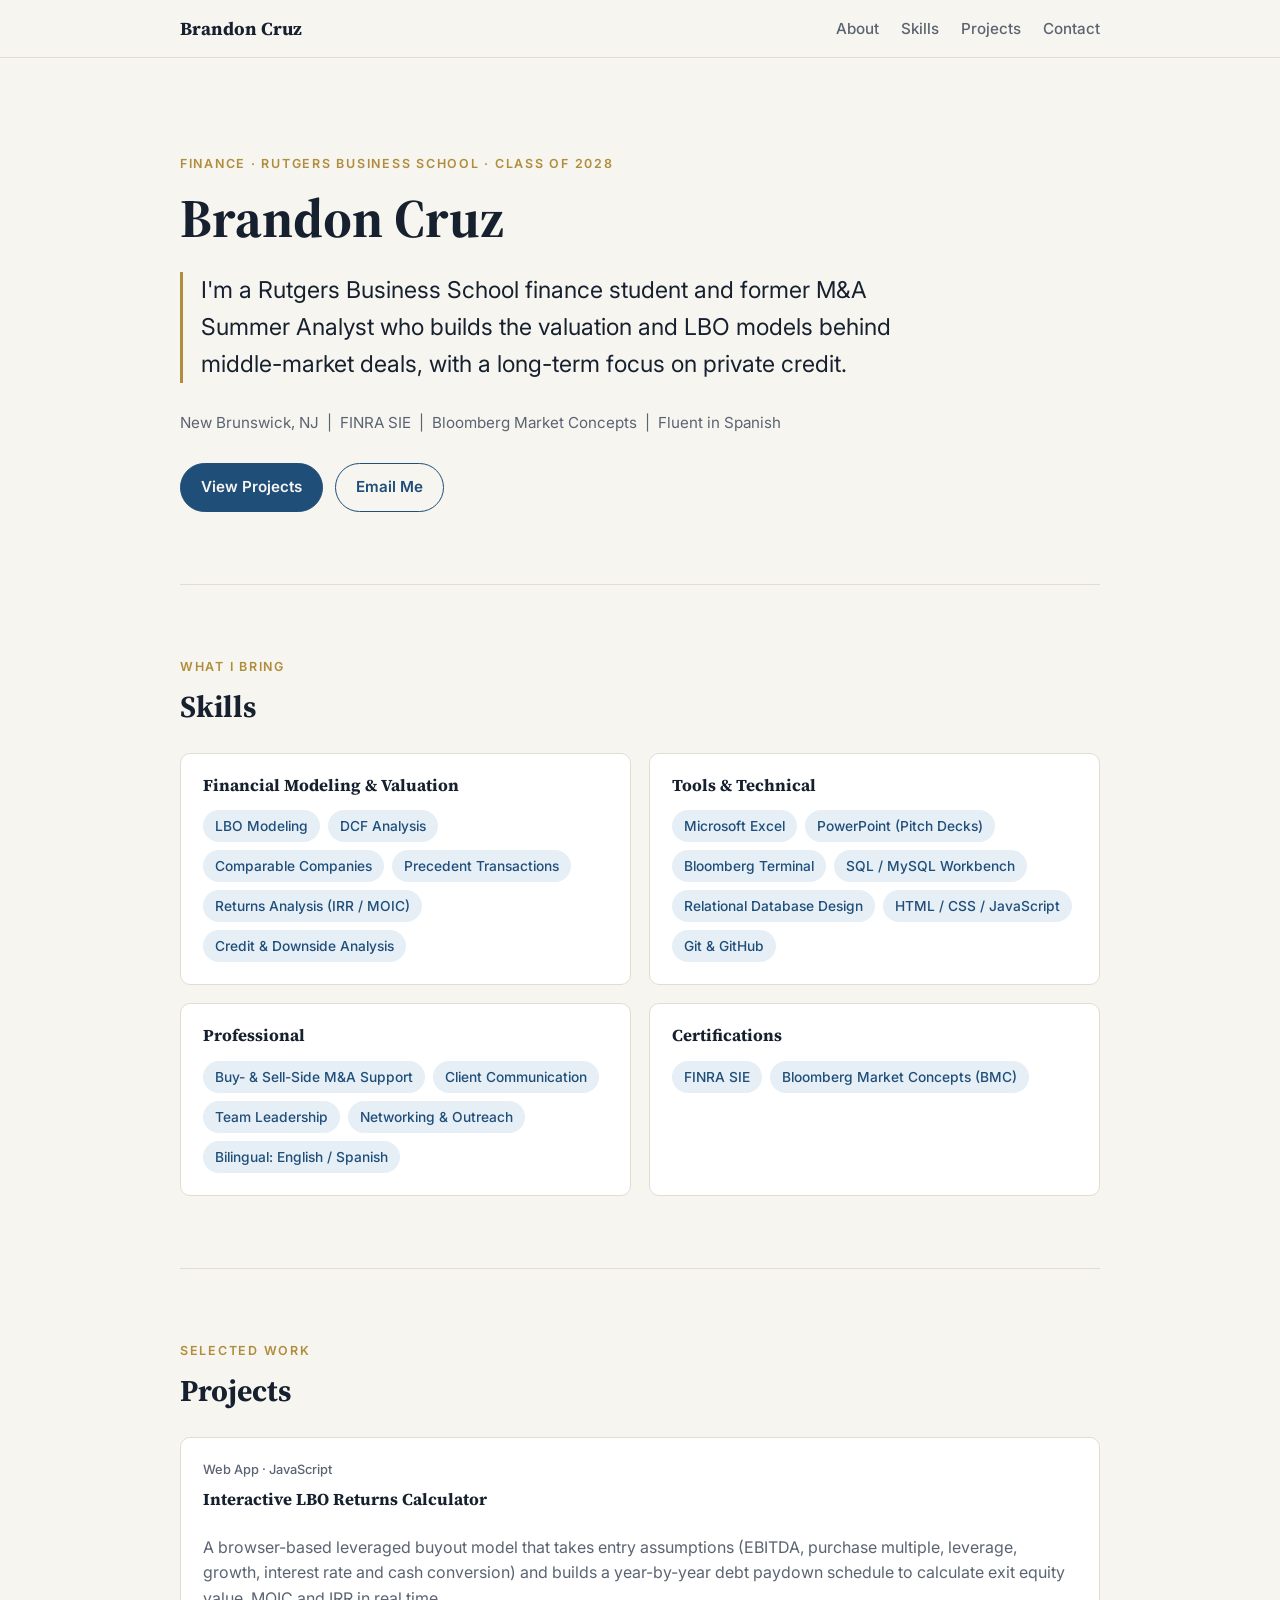
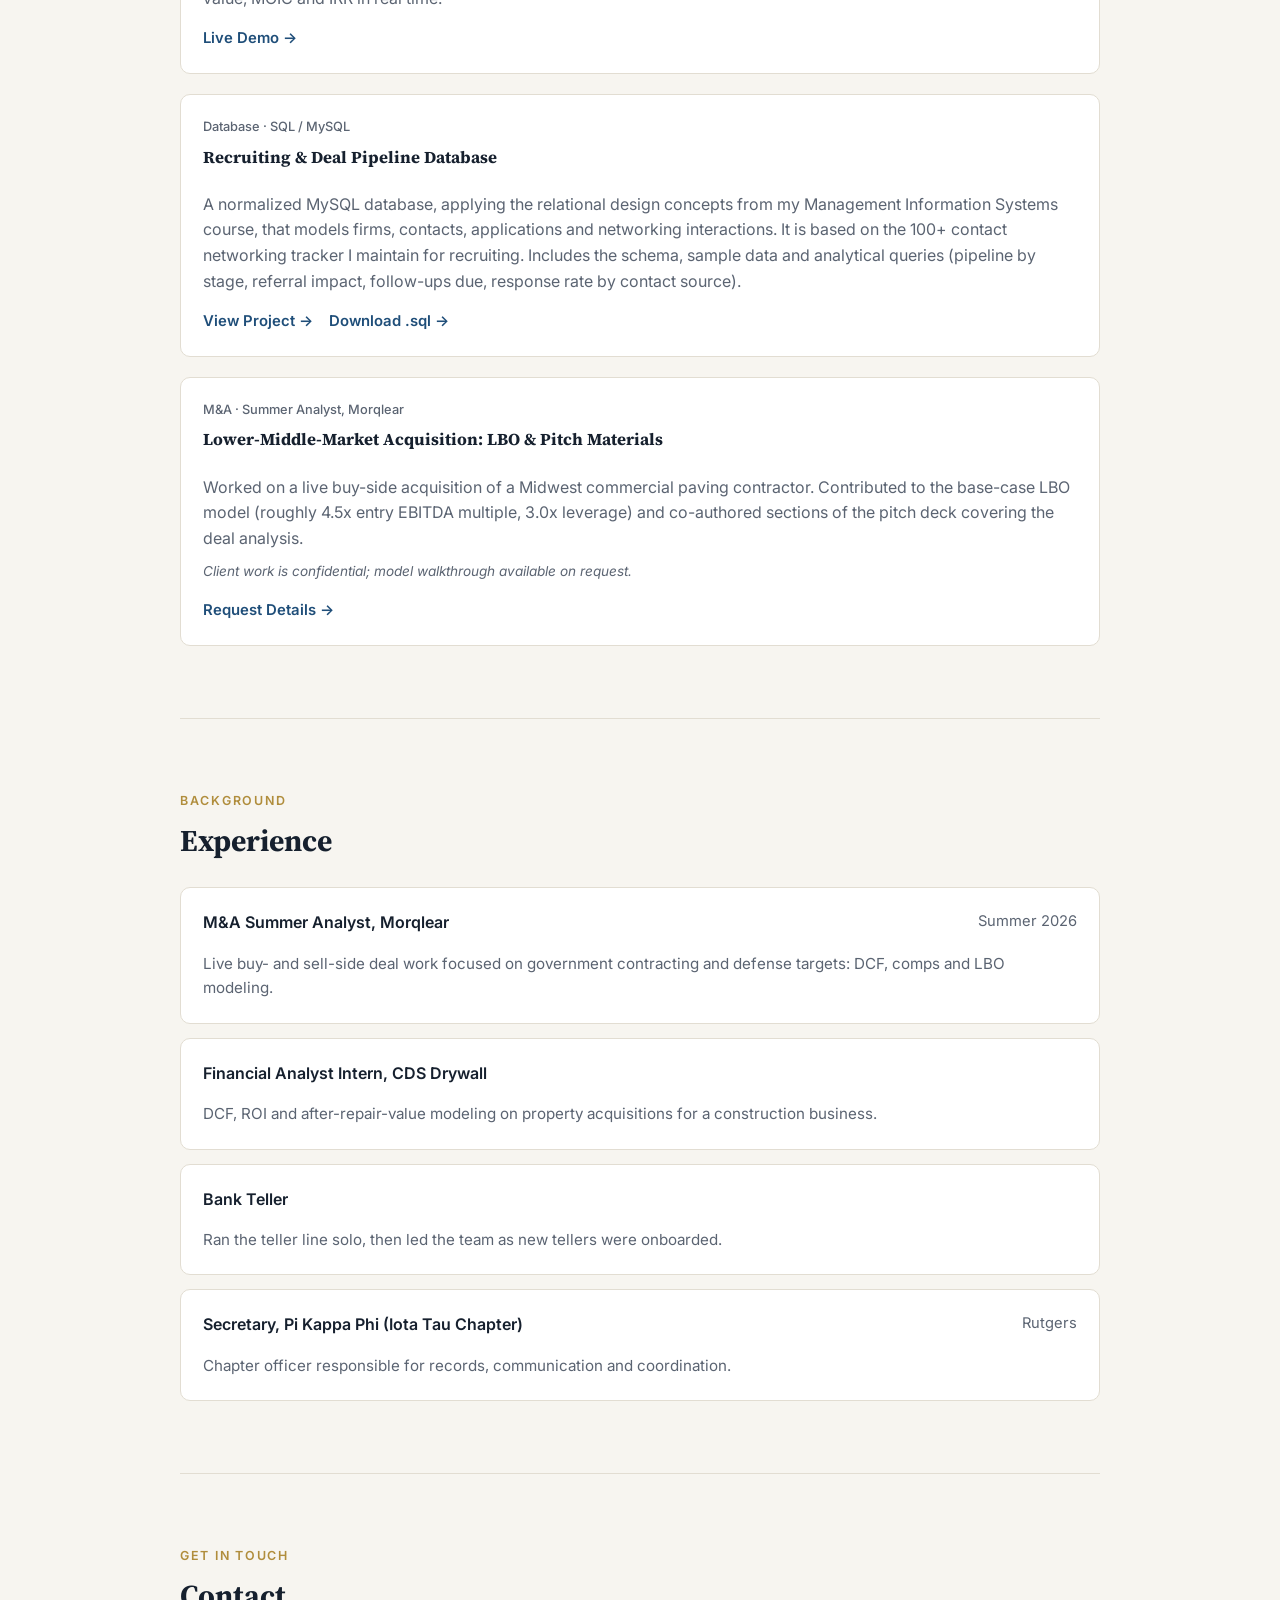
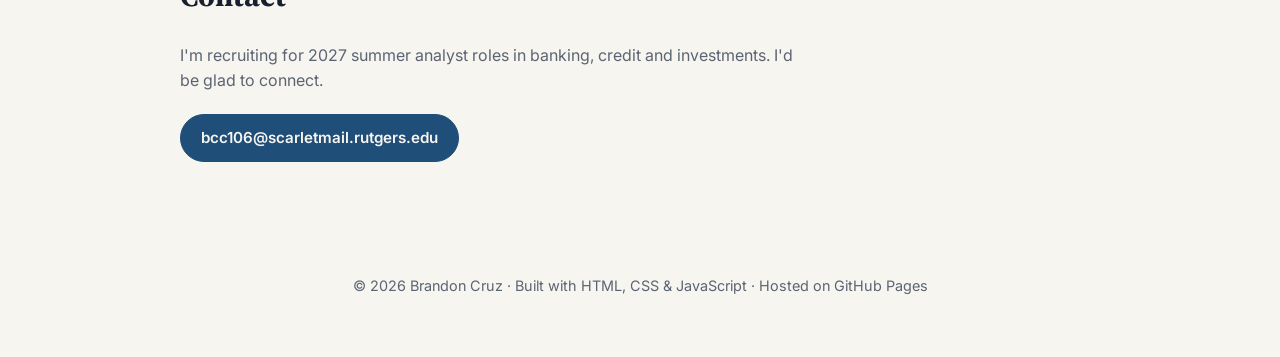
<file: index.html>
<!DOCTYPE html>
<html lang="en">
<head>
  <meta charset="UTF-8">
  <meta name="viewport" content="width=device-width, initial-scale=1.0">
  <title>Brandon Cruz | Finance Portfolio</title>
  <meta name="description" content="Brandon Cruz, Finance student at Rutgers Business School and former M&A Summer Analyst.">
  <link rel="preconnect" href="https://fonts.googleapis.com">
  <link rel="preconnect" href="https://fonts.gstatic.com" crossorigin>
  <link href="https://fonts.googleapis.com/css2?family=Inter:wght@400;500;600&family=Source+Serif+4:wght@600;700&display=swap" rel="stylesheet">
  <link rel="stylesheet" href="style.css">
</head>
<body>

  <nav>
    <div class="nav-inner">
      <a class="brand" href="#top">Brandon Cruz</a>
      <ul class="nav-links">
        <li><a href="#about">About</a></li>
        <li><a href="#skills">Skills</a></li>
        <li><a href="#projects">Projects</a></li>
        <li><a href="#contact">Contact</a></li>
      </ul>
    </div>
  </nav>

  <main id="top">

    <!-- PERSONAL STATEMENT -->
    <section class="hero" id="about">
      <p class="eyebrow">Finance &middot; Rutgers Business School &middot; Class of 2028</p>
      <h1>Brandon Cruz</h1>
      <p class="statement">
        I'm a Rutgers Business School finance student and former M&amp;A Summer Analyst who builds
        the valuation and LBO models behind middle-market deals, with a long-term focus on private credit.
      </p>
      <p class="meta">New Brunswick, NJ &nbsp;|&nbsp; FINRA SIE &nbsp;|&nbsp; Bloomberg Market Concepts &nbsp;|&nbsp; Fluent in Spanish</p>
      <div class="btn-row">
        <a class="btn primary" href="#projects">View Projects</a>
        <a class="btn ghost" href="mailto:bcc106@scarletmail.rutgers.edu">Email Me</a>
      </div>
    </section>

    <!-- SKILLS -->
    <section id="skills">
      <p class="eyebrow">What I bring</p>
      <h2>Skills</h2>
      <div class="skills-grid">
        <div class="card">
          <h3>Financial Modeling &amp; Valuation</h3>
          <ul class="tags">
            <li>LBO Modeling</li>
            <li>DCF Analysis</li>
            <li>Comparable Companies</li>
            <li>Precedent Transactions</li>
            <li>Returns Analysis (IRR / MOIC)</li>
            <li>Credit &amp; Downside Analysis</li>
          </ul>
        </div>
        <div class="card">
          <h3>Tools &amp; Technical</h3>
          <ul class="tags">
            <li>Microsoft Excel</li>
            <li>PowerPoint (Pitch Decks)</li>
            <li>Bloomberg Terminal</li>
            <li>SQL / MySQL Workbench</li>
            <li>Relational Database Design</li>
            <li>HTML / CSS / JavaScript</li>
            <li>Git &amp; GitHub</li>
          </ul>
        </div>
        <div class="card">
          <h3>Professional</h3>
          <ul class="tags">
            <li>Buy- &amp; Sell-Side M&amp;A Support</li>
            <li>Client Communication</li>
            <li>Team Leadership</li>
            <li>Networking &amp; Outreach</li>
            <li>Bilingual: English / Spanish</li>
          </ul>
        </div>
        <div class="card">
          <h3>Certifications</h3>
          <ul class="tags">
            <li>FINRA SIE</li>
            <li>Bloomberg Market Concepts (BMC)</li>
          </ul>
        </div>
      </div>
    </section>

    <!-- PROJECTS -->
    <section id="projects">
      <p class="eyebrow">Selected work</p>
      <h2>Projects</h2>
      <div class="projects">

        <article class="card project">
          <span class="label">Web App &middot; JavaScript</span>
          <h3>Interactive LBO Returns Calculator</h3>
          <p>
            A browser-based leveraged buyout model that takes entry assumptions (EBITDA, purchase multiple,
            leverage, growth, interest rate and cash conversion) and builds a year-by-year debt paydown
            schedule to calculate exit equity value, MOIC and IRR in real time.
          </p>
          <div class="links">
            <a href="lbo-calculator.html">Live Demo &rarr;</a>
            <a class="gh-link" data-file="lbo-calculator.html" href="lbo-calculator.html" hidden>View Code on GitHub &rarr;</a>
          </div>
        </article>

        <article class="card project">
          <span class="label">Database &middot; SQL / MySQL</span>
          <h3>Recruiting &amp; Deal Pipeline Database</h3>
          <p>
            A normalized MySQL database, applying the relational design concepts from my Management
            Information Systems course, that models firms, contacts, applications and networking
            interactions. It is based on the 100+ contact networking tracker I maintain for recruiting.
            Includes the schema, sample data and analytical queries (pipeline by stage, referral impact,
            follow-ups due, response rate by contact source).
          </p>
          <div class="links">
            <a href="projects/pipeline-database.html">View Project &rarr;</a>
            <a href="projects/pipeline-database.sql" download>Download .sql &rarr;</a>
            <a class="gh-link" data-file="projects/pipeline-database.sql" href="projects/pipeline-database.html" hidden>View Code on GitHub &rarr;</a>
          </div>
        </article>

        <article class="card project">
          <span class="label">M&amp;A &middot; Summer Analyst, Morqlear</span>
          <h3>Lower-Middle-Market Acquisition: LBO &amp; Pitch Materials</h3>
          <p>
            Worked on a live buy-side acquisition of a Midwest commercial paving contractor. Contributed
            to the base-case LBO model (roughly 4.5x entry EBITDA multiple, 3.0x leverage) and co-authored
            sections of the pitch deck covering the deal analysis.
          </p>
          <p class="note">Client work is confidential; model walkthrough available on request.</p>
          <div class="links">
            <a href="#contact">Request Details &rarr;</a>
          </div>
        </article>

      </div>
    </section>

    <!-- EXPERIENCE (brief) -->
    <section id="experience">
      <p class="eyebrow">Background</p>
      <h2>Experience</h2>
      <div class="exp">
        <div class="card exp-row">
          <span class="role">M&amp;A Summer Analyst, Morqlear</span>
          <span class="when">Summer 2026</span>
          <p>Live buy- and sell-side deal work focused on government contracting and defense targets: DCF, comps and LBO modeling.</p>
        </div>
        <div class="card exp-row">
          <span class="role">Financial Analyst Intern, CDS Drywall</span>
          <p>DCF, ROI and after-repair-value modeling on property acquisitions for a construction business.</p>
        </div>
        <div class="card exp-row">
          <span class="role">Bank Teller</span>
          <p>Ran the teller line solo, then led the team as new tellers were onboarded.</p>
        </div>
        <div class="card exp-row">
          <span class="role">Secretary, Pi Kappa Phi (Iota Tau Chapter)</span>
          <span class="when">Rutgers</span>
          <p>Chapter officer responsible for records, communication and coordination.</p>
        </div>
      </div>
    </section>

    <!-- CONTACT -->
    <section id="contact">
      <p class="eyebrow">Get in touch</p>
      <h2>Contact</h2>
      <p style="margin-bottom:20px;color:var(--muted);max-width:620px;">
        I'm recruiting for 2027 summer analyst roles in banking, credit and investments. I'd be glad to connect.
      </p>
      <div class="btn-row">
        <a class="btn primary" href="mailto:bcc106@scarletmail.rutgers.edu">bcc106@scarletmail.rutgers.edu</a>
      </div>
    </section>

  </main>

  <footer>
    &copy; 2026 Brandon Cruz &middot; Built with HTML, CSS &amp; JavaScript &middot; Hosted on GitHub Pages
  </footer>

  <script>
    // On GitHub Pages, point the "View Code" links at this site's own repository automatically.
    // Anywhere else (e.g. opening the file locally) those links stay hidden, so nothing is ever broken.
    (function () {
      var host = location.hostname;
      if (!/\.github\.io$/i.test(host)) return;
      var user = host.split(".")[0];
      var segs = location.pathname.replace(/index\.html$/i, "").split("/").filter(Boolean);
      var repo = segs.length ? segs[0] : user + ".github.io";
      document.querySelectorAll(".gh-link").forEach(function (a) {
        a.href = "https://github.com/" + user + "/" + repo + "/blob/main/" + a.dataset.file;
        a.target = "_blank";
        a.rel = "noopener";
        a.hidden = false;
      });
    })();
  </script>

</body>
</html>
</file>
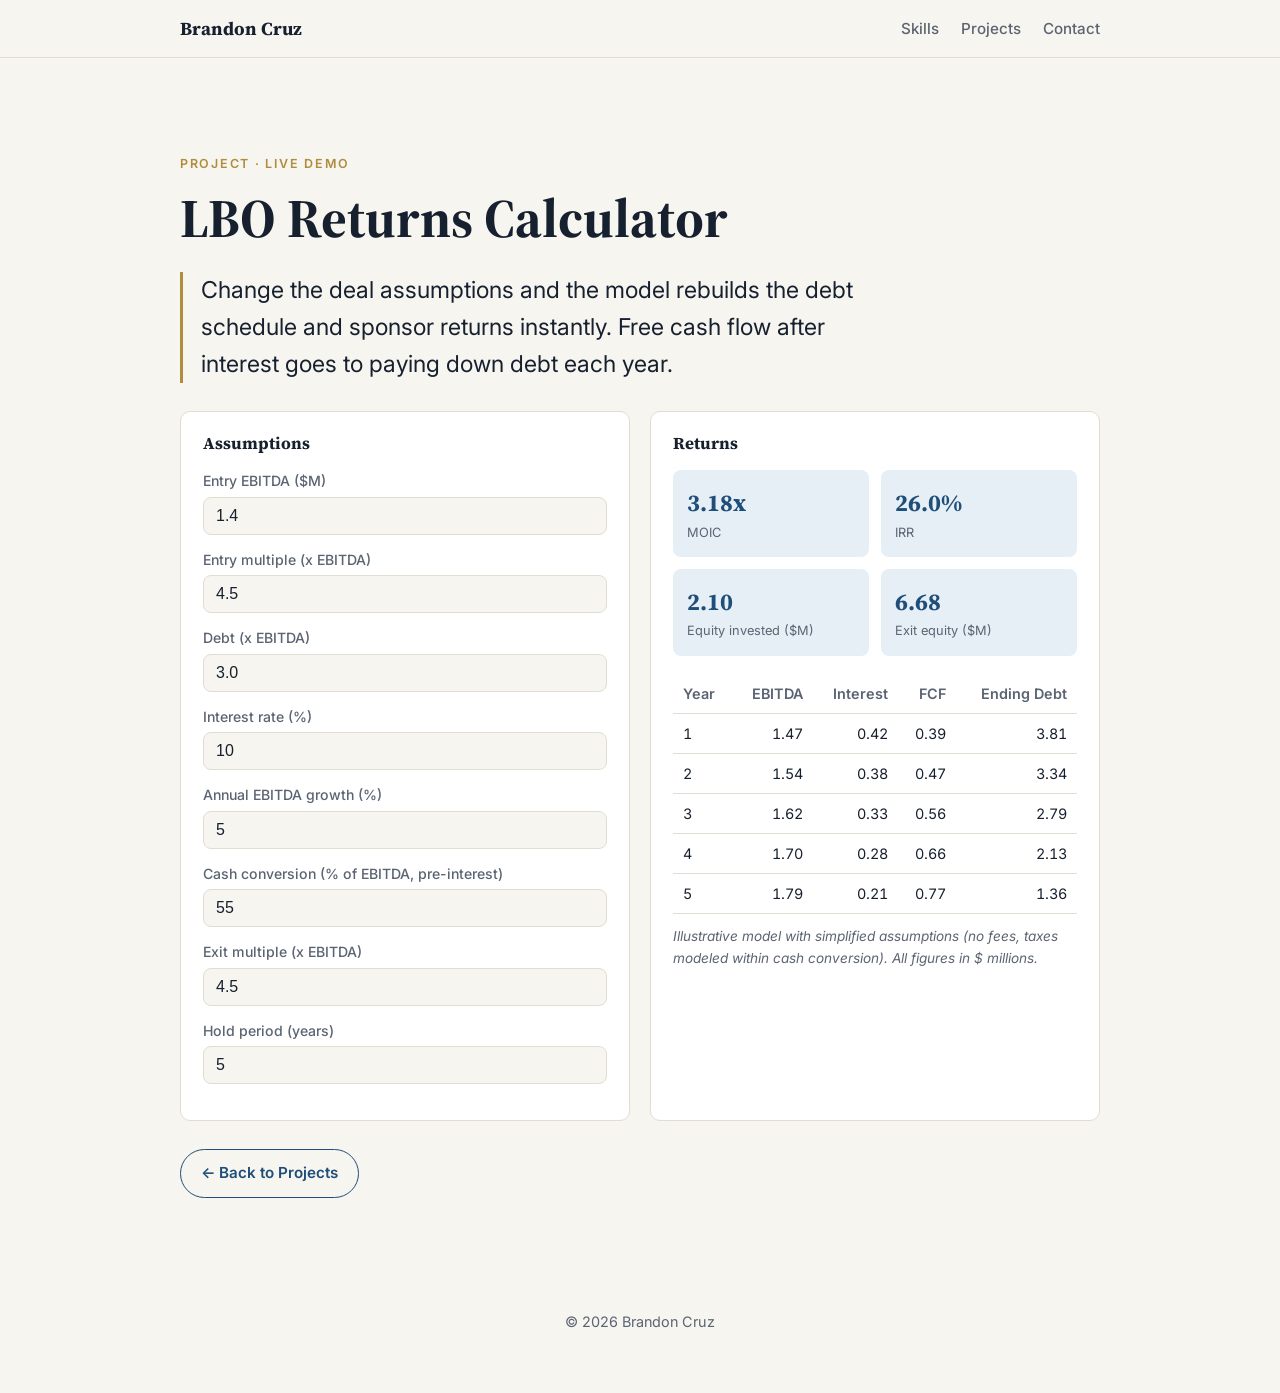
<file: lbo-calculator.html>
<!DOCTYPE html>
<html lang="en">
<head>
  <meta charset="UTF-8">
  <meta name="viewport" content="width=device-width, initial-scale=1.0">
  <title>LBO Returns Calculator | Brandon Cruz</title>
  <link rel="preconnect" href="https://fonts.googleapis.com">
  <link rel="preconnect" href="https://fonts.gstatic.com" crossorigin>
  <link href="https://fonts.googleapis.com/css2?family=Inter:wght@400;500;600&family=Source+Serif+4:wght@600;700&display=swap" rel="stylesheet">
  <link rel="stylesheet" href="style.css">
</head>
<body>

  <nav>
    <div class="nav-inner">
      <a class="brand" href="index.html">Brandon Cruz</a>
      <ul class="nav-links">
        <li><a href="index.html#skills">Skills</a></li>
        <li><a href="index.html#projects">Projects</a></li>
        <li><a href="index.html#contact">Contact</a></li>
      </ul>
    </div>
  </nav>

  <main>
    <section class="hero">
      <p class="eyebrow">Project &middot; Live Demo</p>
      <h1>LBO Returns Calculator</h1>
      <p class="statement">
        Change the deal assumptions and the model rebuilds the debt schedule and sponsor returns instantly.
        Free cash flow after interest goes to paying down debt each year.
      </p>

      <div class="calc-grid">
        <div class="card">
          <h3 style="margin-bottom:16px;">Assumptions</h3>
          <div class="field"><label for="ebitda">Entry EBITDA ($M)</label><input id="ebitda" type="number" step="0.1" value="1.4"></div>
          <div class="field"><label for="entry">Entry multiple (x EBITDA)</label><input id="entry" type="number" step="0.1" value="4.5"></div>
          <div class="field"><label for="lev">Debt (x EBITDA)</label><input id="lev" type="number" step="0.1" value="3.0"></div>
          <div class="field"><label for="rate">Interest rate (%)</label><input id="rate" type="number" step="0.25" value="10"></div>
          <div class="field"><label for="growth">Annual EBITDA growth (%)</label><input id="growth" type="number" step="0.5" value="5"></div>
          <div class="field"><label for="conv">Cash conversion (% of EBITDA, pre-interest)</label><input id="conv" type="number" step="5" value="55"></div>
          <div class="field"><label for="exit">Exit multiple (x EBITDA)</label><input id="exit" type="number" step="0.1" value="4.5"></div>
          <div class="field"><label for="years">Hold period (years)</label><input id="years" type="number" step="1" min="1" max="10" value="5"></div>
        </div>

        <div class="card">
          <h3 style="margin-bottom:16px;">Returns</h3>
          <div class="kpis">
            <div class="kpi"><div class="v" id="moic">–</div><div class="k">MOIC</div></div>
            <div class="kpi"><div class="v" id="irr">–</div><div class="k">IRR</div></div>
            <div class="kpi"><div class="v" id="eqIn">–</div><div class="k">Equity invested ($M)</div></div>
            <div class="kpi"><div class="v" id="eqOut">–</div><div class="k">Exit equity ($M)</div></div>
          </div>
          <div class="table-wrap">
            <table>
              <thead><tr><th>Year</th><th>EBITDA</th><th>Interest</th><th>FCF</th><th>Ending Debt</th></tr></thead>
              <tbody id="schedule"></tbody>
            </table>
          </div>
          <p class="note" style="margin-top:12px;">Illustrative model with simplified assumptions (no fees, taxes modeled within cash conversion). All figures in $ millions.</p>
        </div>
      </div>

      <div class="btn-row" style="margin-top:28px;">
        <a class="btn ghost" href="index.html#projects">&larr; Back to Projects</a>
      </div>
    </section>
  </main>

  <footer>&copy; 2026 Brandon Cruz</footer>

  <script>
    const ids = ["ebitda", "entry", "lev", "rate", "growth", "conv", "exit", "years"];
    const val = id => parseFloat(document.getElementById(id).value) || 0;
    const fmt = n => n.toFixed(2);

    function run() {
      const ebitda0 = val("ebitda"), entry = val("entry"), lev = val("lev");
      const rate = val("rate") / 100, g = val("growth") / 100, conv = val("conv") / 100;
      const exitMult = val("exit");
      const years = Math.min(10, Math.max(1, Math.round(val("years"))));

      const ev = ebitda0 * entry;
      let debt = Math.min(ebitda0 * lev, ev);
      const equityIn = ev - debt;

      let ebitda = ebitda0, cash = 0, rows = "";
      for (let y = 1; y <= years; y++) {
        ebitda *= (1 + g);
        const interest = debt * rate;
        const fcf = ebitda * conv - interest;
        const paydown = Math.max(0, Math.min(fcf, debt));
        debt -= paydown;
        cash += fcf - paydown;
        rows += `<tr><td>${y}</td><td>${fmt(ebitda)}</td><td>${fmt(interest)}</td><td>${fmt(fcf)}</td><td>${fmt(debt)}</td></tr>`;
      }
      // Cash left after debt is fully repaid builds on the balance sheet and is added to exit equity
      const exitEV = ebitda * exitMult;
      const equityOut = exitEV - debt + cash;
      const moic = equityIn > 0 ? equityOut / equityIn : NaN;
      const irr = moic > 0 ? Math.pow(moic, 1 / years) - 1 : NaN;

      document.getElementById("schedule").innerHTML = rows;
      document.getElementById("eqIn").textContent = fmt(equityIn);
      document.getElementById("eqOut").textContent = fmt(equityOut);
      document.getElementById("moic").textContent = isFinite(moic) ? moic.toFixed(2) + "x" : "n/a";
      document.getElementById("irr").textContent = isFinite(irr) ? (irr * 100).toFixed(1) + "%" : "n/a";
    }

    ids.forEach(id => document.getElementById(id).addEventListener("input", run));
    run();
  </script>
</body>
</html>
</file>
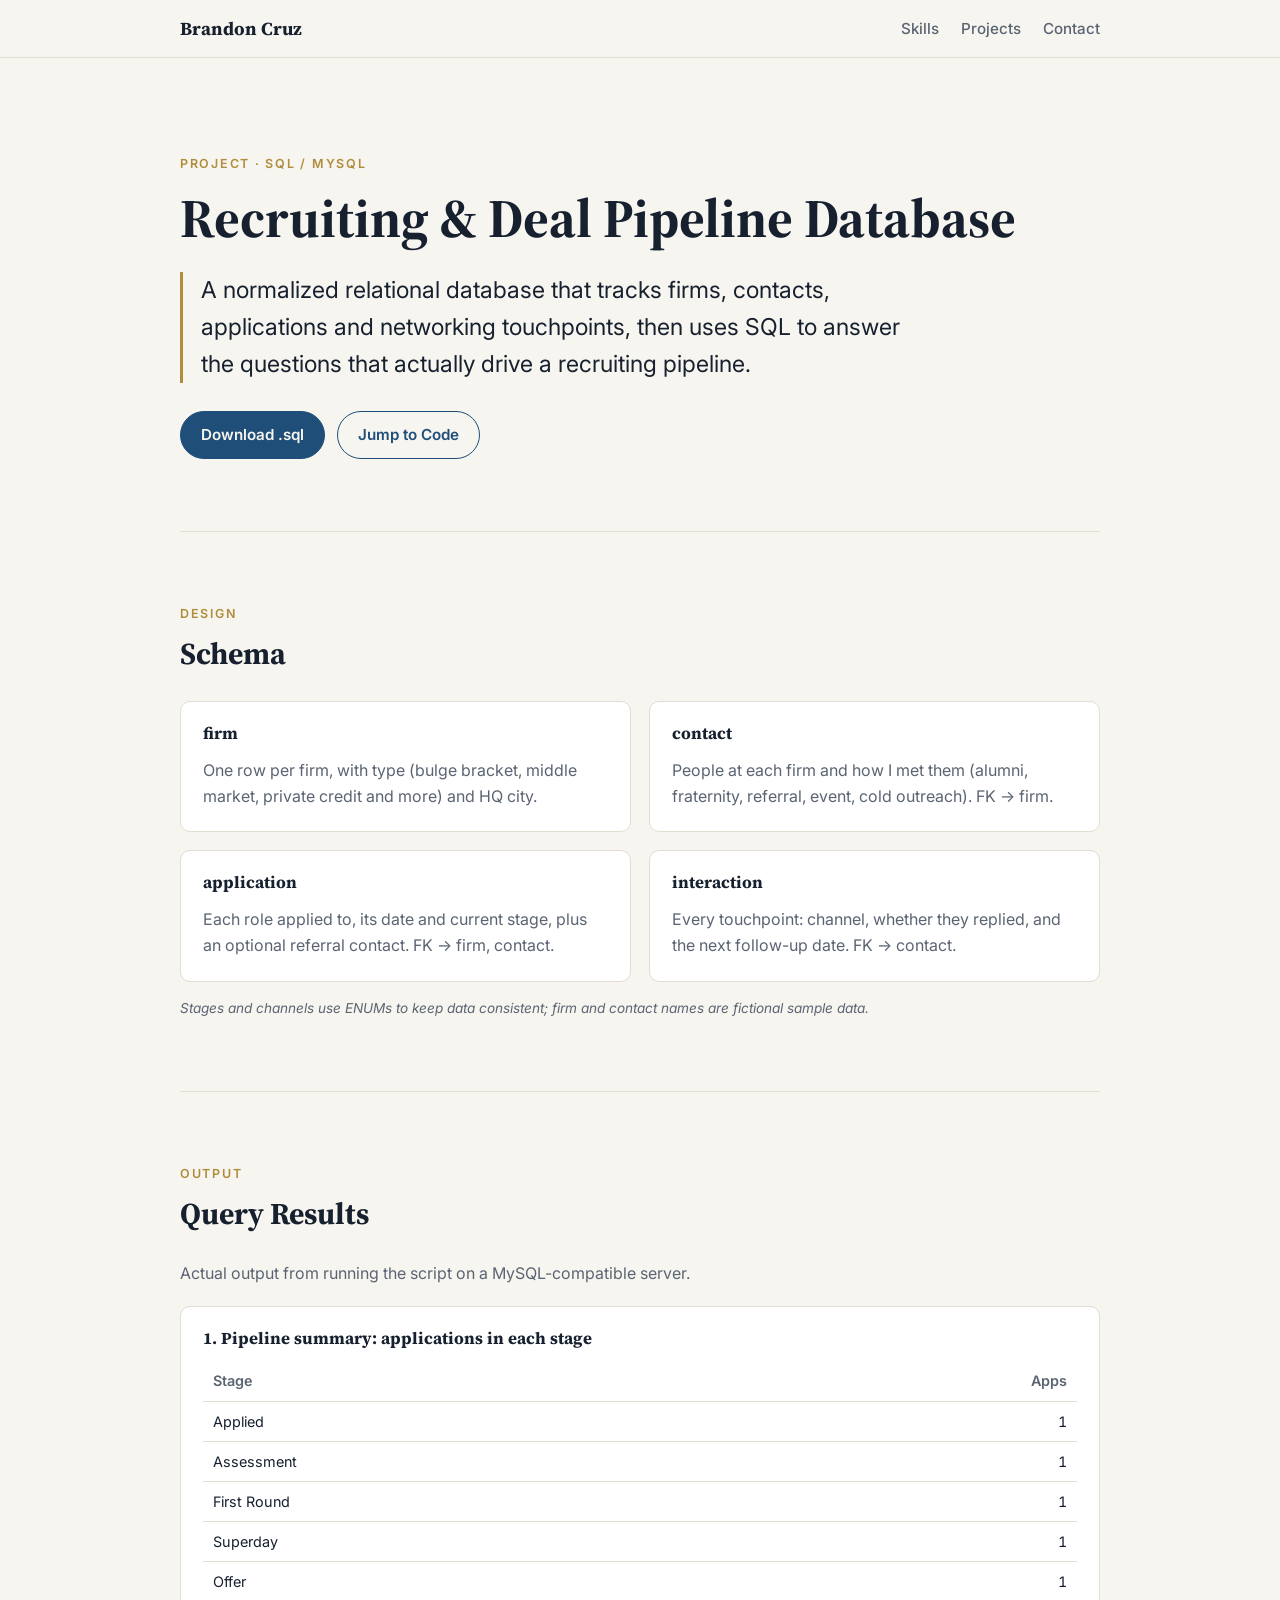
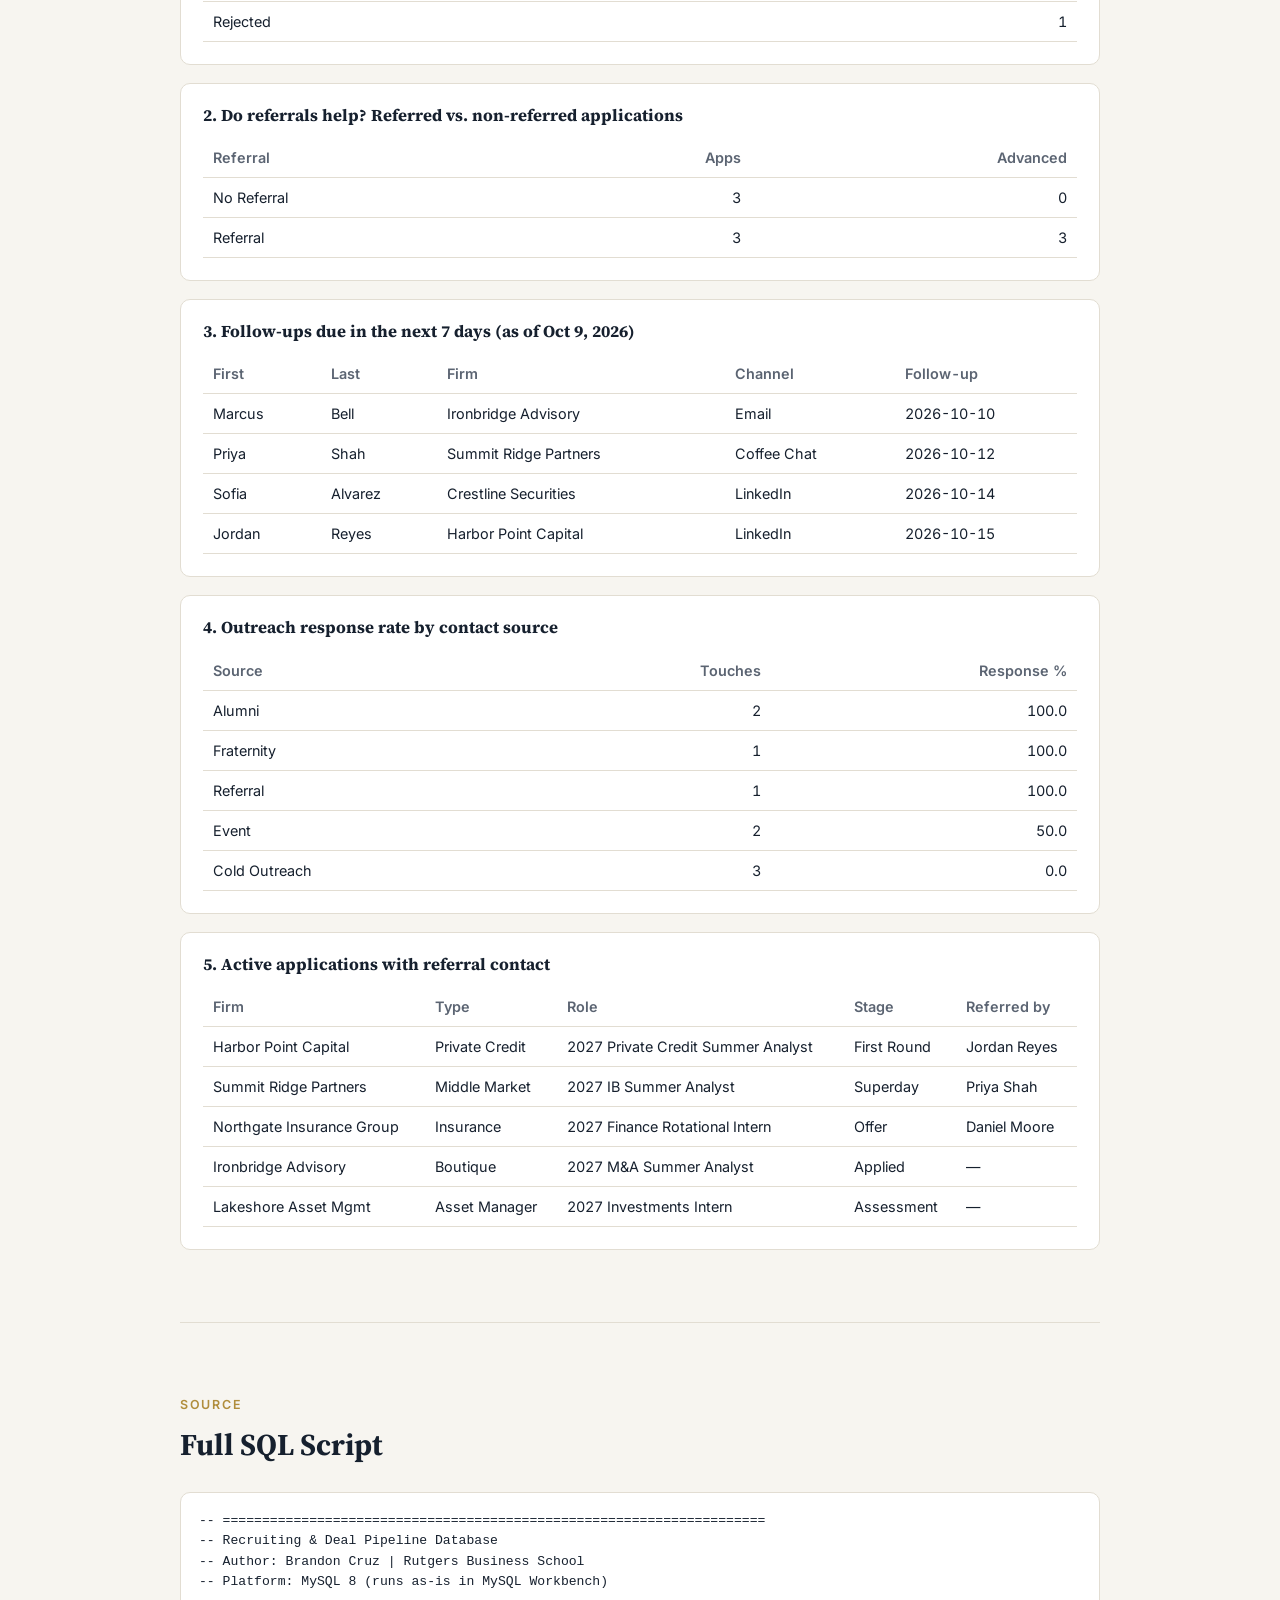
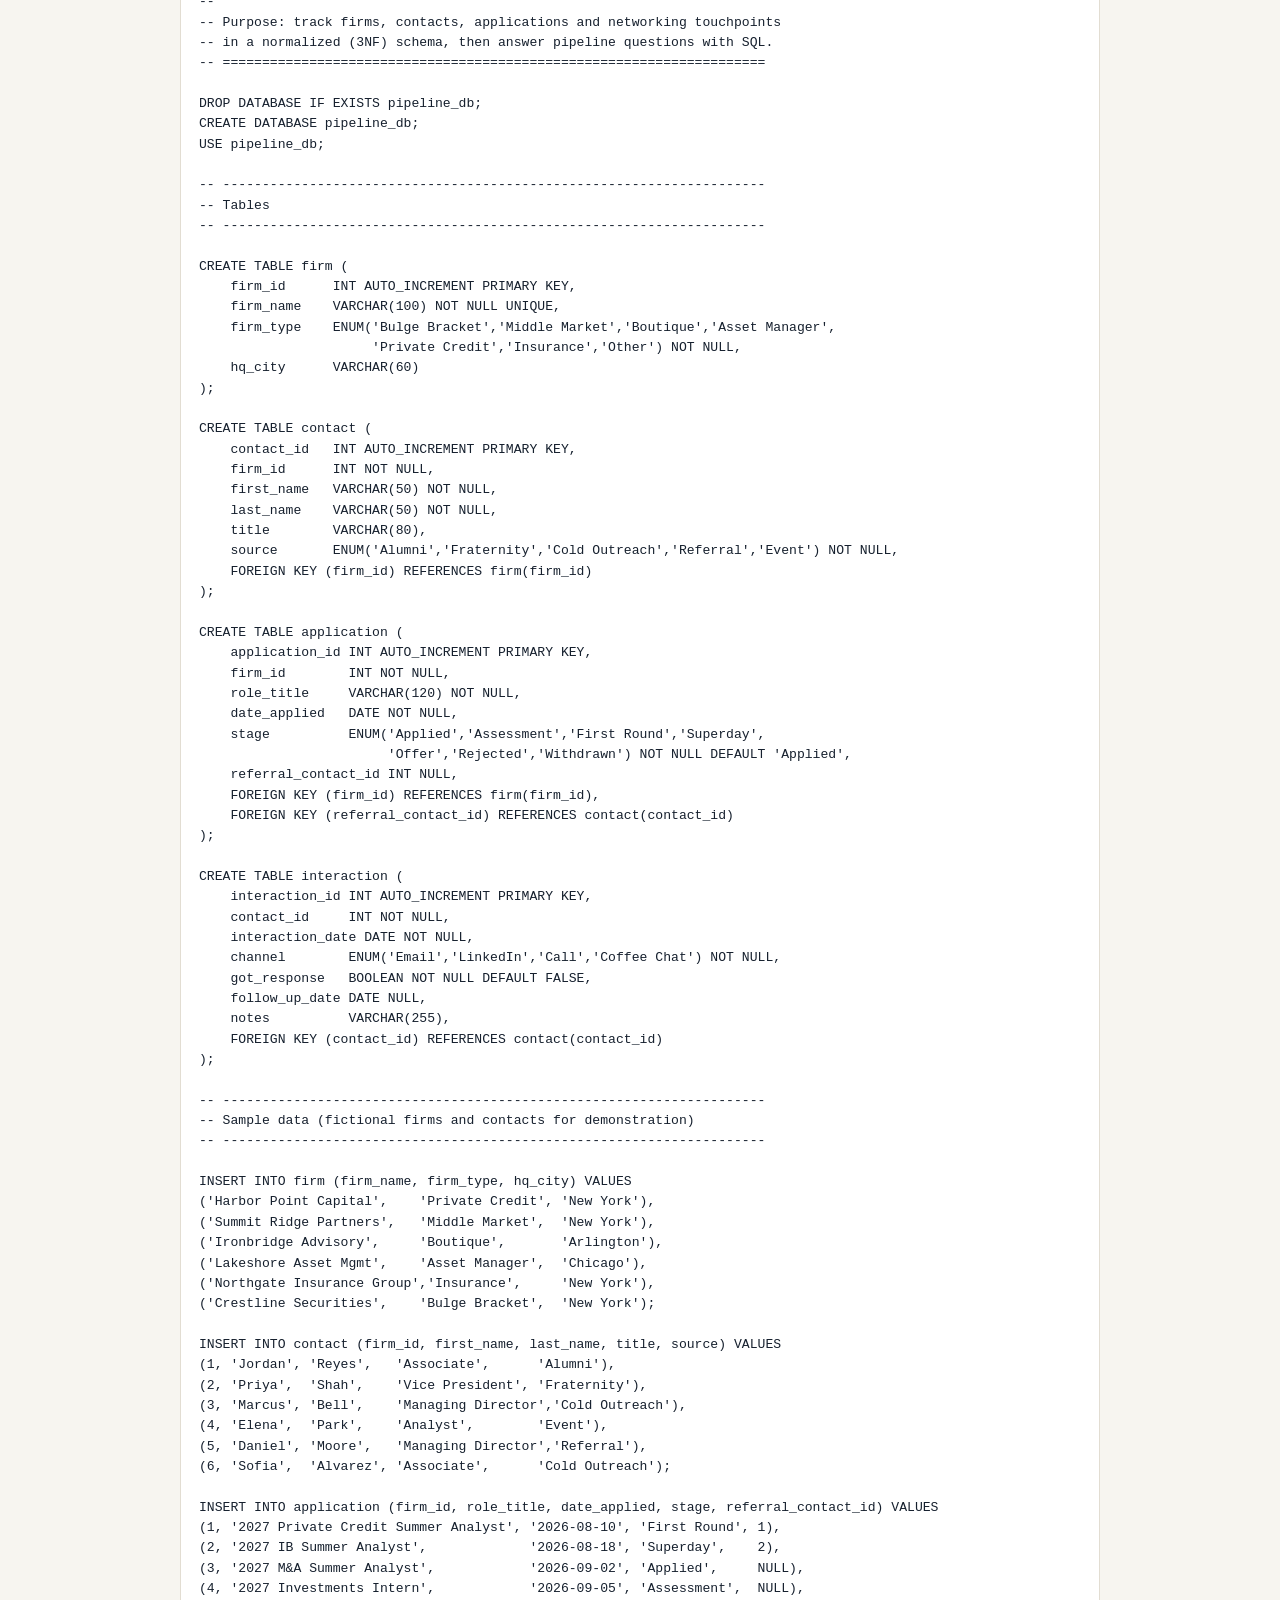
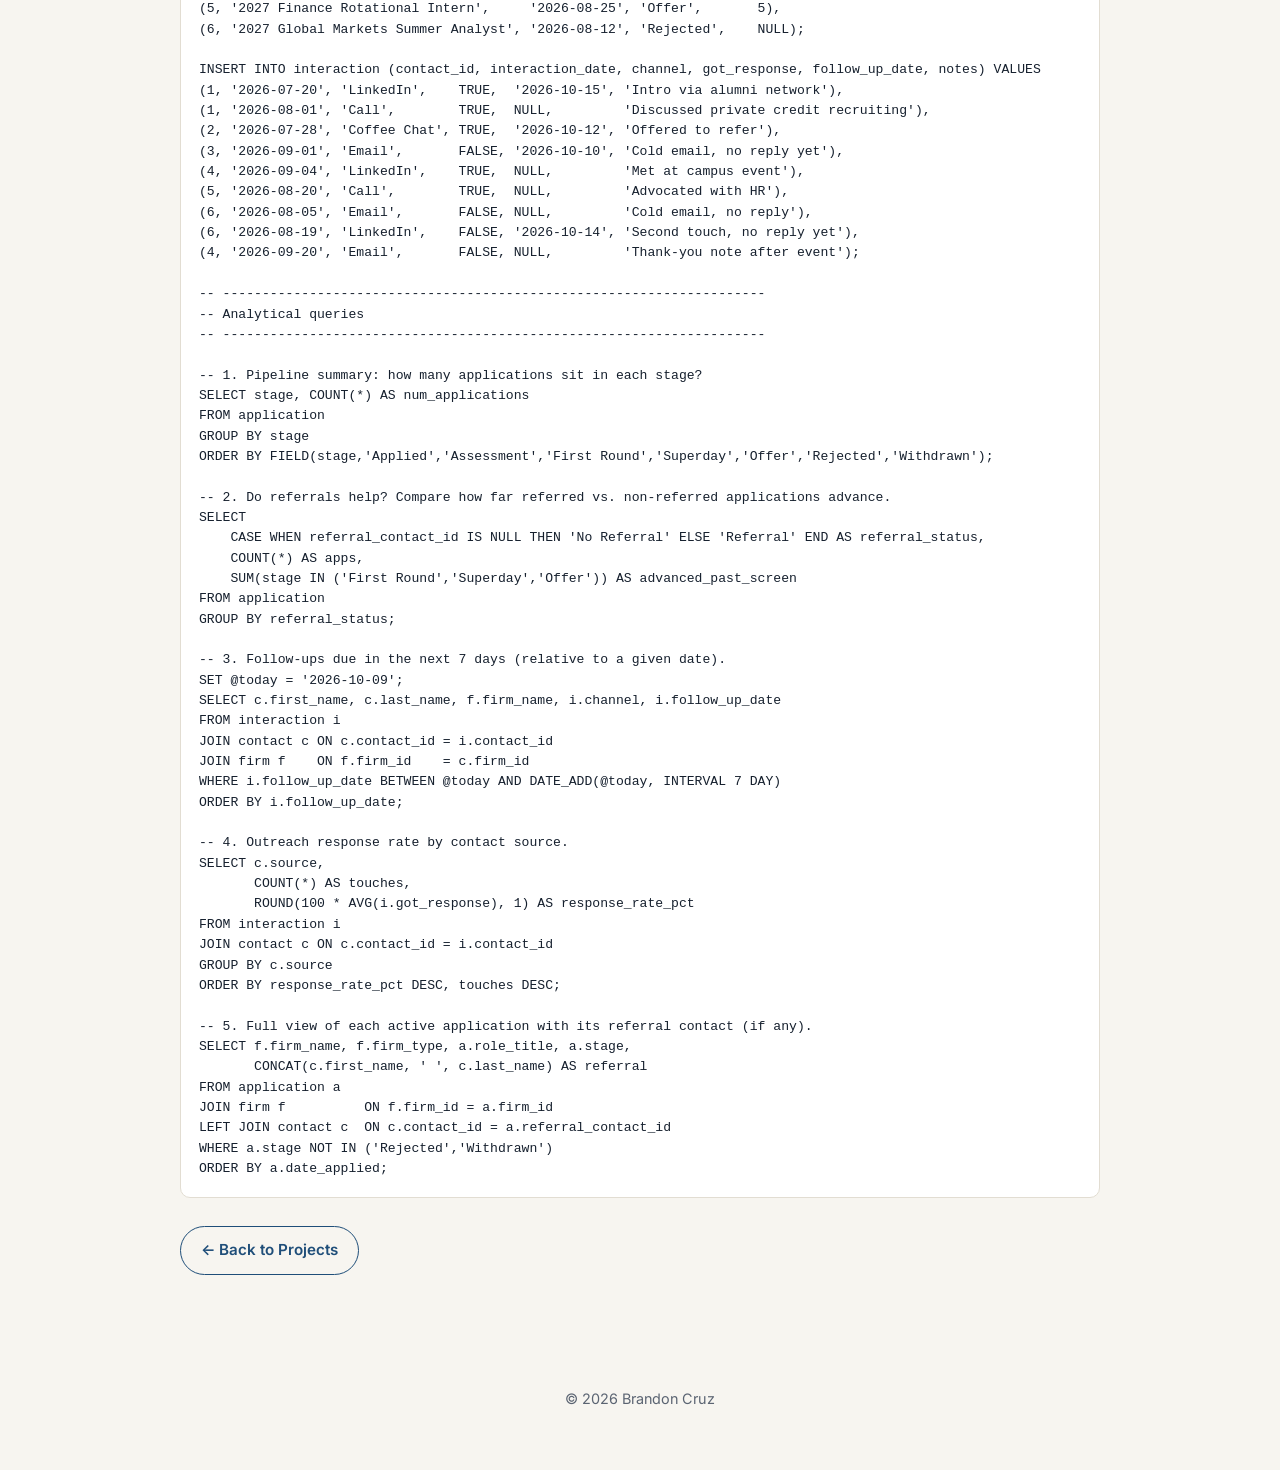
<file: projects/pipeline-database.html>
<!DOCTYPE html>
<html lang="en">
<head>
  <meta charset="UTF-8">
  <meta name="viewport" content="width=device-width, initial-scale=1.0">
  <title>Pipeline Database | Brandon Cruz</title>
  <meta name="description" content="A normalized MySQL database for tracking a recruiting and deal pipeline, by Brandon Cruz.">
  <link rel="preconnect" href="https://fonts.googleapis.com">
  <link rel="preconnect" href="https://fonts.gstatic.com" crossorigin>
  <link href="https://fonts.googleapis.com/css2?family=Inter:wght@400;500;600&family=Source+Serif+4:wght@600;700&display=swap" rel="stylesheet">
  <link rel="stylesheet" href="../style.css">
</head>
<body>

  <nav>
    <div class="nav-inner">
      <a class="brand" href="../index.html">Brandon Cruz</a>
      <ul class="nav-links">
        <li><a href="../index.html#skills">Skills</a></li>
        <li><a href="../index.html#projects">Projects</a></li>
        <li><a href="../index.html#contact">Contact</a></li>
      </ul>
    </div>
  </nav>

  <main>
    <section class="hero">
      <p class="eyebrow">Project &middot; SQL / MySQL</p>
      <h1>Recruiting &amp; Deal Pipeline Database</h1>
      <p class="statement">
        A normalized relational database that tracks firms, contacts, applications and networking
        touchpoints, then uses SQL to answer the questions that actually drive a recruiting pipeline.
      </p>
      <div class="btn-row">
        <a class="btn primary" href="pipeline-database.sql" download>Download .sql</a>
        <a class="btn ghost" href="#code">Jump to Code</a>
      </div>
    </section>

    <section>
      <p class="eyebrow">Design</p>
      <h2>Schema</h2>
      <div class="skills-grid">
        <div class="card"><h3>firm</h3><p class="muted">One row per firm, with type (bulge bracket, middle market, private credit and more) and HQ city.</p></div>
        <div class="card"><h3>contact</h3><p class="muted">People at each firm and how I met them (alumni, fraternity, referral, event, cold outreach). FK &rarr; firm.</p></div>
        <div class="card"><h3>application</h3><p class="muted">Each role applied to, its date and current stage, plus an optional referral contact. FK &rarr; firm, contact.</p></div>
        <div class="card"><h3>interaction</h3><p class="muted">Every touchpoint: channel, whether they replied, and the next follow-up date. FK &rarr; contact.</p></div>
      </div>
      <p class="note" style="margin-top:16px;">Stages and channels use ENUMs to keep data consistent; firm and contact names are fictional sample data.</p>
    </section>

    <section>
      <p class="eyebrow">Output</p>
      <h2>Query Results</h2>
      <p class="muted" style="margin-bottom:20px;">Actual output from running the script on a MySQL-compatible server.</p>
      <div class="results-grid">
<div class="card result"><h3>1. Pipeline summary: applications in each stage</h3><div class="table-wrap"><table class="results"><thead><tr><th class="">Stage</th><th class="n">Apps</th></tr></thead><tbody><tr><td class="">Applied</td><td class="n">1</td></tr><tr><td class="">Assessment</td><td class="n">1</td></tr><tr><td class="">First Round</td><td class="n">1</td></tr><tr><td class="">Superday</td><td class="n">1</td></tr><tr><td class="">Offer</td><td class="n">1</td></tr><tr><td class="">Rejected</td><td class="n">1</td></tr></tbody></table></div></div>
<div class="card result"><h3>2. Do referrals help? Referred vs. non-referred applications</h3><div class="table-wrap"><table class="results"><thead><tr><th class="">Referral</th><th class="n">Apps</th><th class="n">Advanced</th></tr></thead><tbody><tr><td class="">No Referral</td><td class="n">3</td><td class="n">0</td></tr><tr><td class="">Referral</td><td class="n">3</td><td class="n">3</td></tr></tbody></table></div></div>
<div class="card result"><h3>3. Follow-ups due in the next 7 days (as of Oct 9, 2026)</h3><div class="table-wrap"><table class="results"><thead><tr><th class="">First</th><th class="">Last</th><th class="">Firm</th><th class="">Channel</th><th class="">Follow-up</th></tr></thead><tbody><tr><td class="">Marcus</td><td class="">Bell</td><td class="">Ironbridge Advisory</td><td class="">Email</td><td class="">2026-10-10</td></tr><tr><td class="">Priya</td><td class="">Shah</td><td class="">Summit Ridge Partners</td><td class="">Coffee Chat</td><td class="">2026-10-12</td></tr><tr><td class="">Sofia</td><td class="">Alvarez</td><td class="">Crestline Securities</td><td class="">LinkedIn</td><td class="">2026-10-14</td></tr><tr><td class="">Jordan</td><td class="">Reyes</td><td class="">Harbor Point Capital</td><td class="">LinkedIn</td><td class="">2026-10-15</td></tr></tbody></table></div></div>
<div class="card result"><h3>4. Outreach response rate by contact source</h3><div class="table-wrap"><table class="results"><thead><tr><th class="">Source</th><th class="n">Touches</th><th class="n">Response %</th></tr></thead><tbody><tr><td class="">Alumni</td><td class="n">2</td><td class="n">100.0</td></tr><tr><td class="">Fraternity</td><td class="n">1</td><td class="n">100.0</td></tr><tr><td class="">Referral</td><td class="n">1</td><td class="n">100.0</td></tr><tr><td class="">Event</td><td class="n">2</td><td class="n">50.0</td></tr><tr><td class="">Cold Outreach</td><td class="n">3</td><td class="n">0.0</td></tr></tbody></table></div></div>
<div class="card result"><h3>5. Active applications with referral contact</h3><div class="table-wrap"><table class="results"><thead><tr><th class="">Firm</th><th class="">Type</th><th class="">Role</th><th class="">Stage</th><th class="">Referred by</th></tr></thead><tbody><tr><td class="">Harbor Point Capital</td><td class="">Private Credit</td><td class="">2027 Private Credit Summer Analyst</td><td class="">First Round</td><td class="">Jordan Reyes</td></tr><tr><td class="">Summit Ridge Partners</td><td class="">Middle Market</td><td class="">2027 IB Summer Analyst</td><td class="">Superday</td><td class="">Priya Shah</td></tr><tr><td class="">Northgate Insurance Group</td><td class="">Insurance</td><td class="">2027 Finance Rotational Intern</td><td class="">Offer</td><td class="">Daniel Moore</td></tr><tr><td class="">Ironbridge Advisory</td><td class="">Boutique</td><td class="">2027 M&amp;A Summer Analyst</td><td class="">Applied</td><td class="">&mdash;</td></tr><tr><td class="">Lakeshore Asset Mgmt</td><td class="">Asset Manager</td><td class="">2027 Investments Intern</td><td class="">Assessment</td><td class="">&mdash;</td></tr></tbody></table></div></div>
      </div>
    </section>

    <section id="code">
      <p class="eyebrow">Source</p>
      <h2>Full SQL Script</h2>
      <pre class="code"><code>-- =====================================================================
-- Recruiting &amp; Deal Pipeline Database
-- Author: Brandon Cruz | Rutgers Business School
-- Platform: MySQL 8 (runs as-is in MySQL Workbench)
--
-- Purpose: track firms, contacts, applications and networking touchpoints
-- in a normalized (3NF) schema, then answer pipeline questions with SQL.
-- =====================================================================

DROP DATABASE IF EXISTS pipeline_db;
CREATE DATABASE pipeline_db;
USE pipeline_db;

-- ---------------------------------------------------------------------
-- Tables
-- ---------------------------------------------------------------------

CREATE TABLE firm (
    firm_id      INT AUTO_INCREMENT PRIMARY KEY,
    firm_name    VARCHAR(100) NOT NULL UNIQUE,
    firm_type    ENUM(&#x27;Bulge Bracket&#x27;,&#x27;Middle Market&#x27;,&#x27;Boutique&#x27;,&#x27;Asset Manager&#x27;,
                      &#x27;Private Credit&#x27;,&#x27;Insurance&#x27;,&#x27;Other&#x27;) NOT NULL,
    hq_city      VARCHAR(60)
);

CREATE TABLE contact (
    contact_id   INT AUTO_INCREMENT PRIMARY KEY,
    firm_id      INT NOT NULL,
    first_name   VARCHAR(50) NOT NULL,
    last_name    VARCHAR(50) NOT NULL,
    title        VARCHAR(80),
    source       ENUM(&#x27;Alumni&#x27;,&#x27;Fraternity&#x27;,&#x27;Cold Outreach&#x27;,&#x27;Referral&#x27;,&#x27;Event&#x27;) NOT NULL,
    FOREIGN KEY (firm_id) REFERENCES firm(firm_id)
);

CREATE TABLE application (
    application_id INT AUTO_INCREMENT PRIMARY KEY,
    firm_id        INT NOT NULL,
    role_title     VARCHAR(120) NOT NULL,
    date_applied   DATE NOT NULL,
    stage          ENUM(&#x27;Applied&#x27;,&#x27;Assessment&#x27;,&#x27;First Round&#x27;,&#x27;Superday&#x27;,
                        &#x27;Offer&#x27;,&#x27;Rejected&#x27;,&#x27;Withdrawn&#x27;) NOT NULL DEFAULT &#x27;Applied&#x27;,
    referral_contact_id INT NULL,
    FOREIGN KEY (firm_id) REFERENCES firm(firm_id),
    FOREIGN KEY (referral_contact_id) REFERENCES contact(contact_id)
);

CREATE TABLE interaction (
    interaction_id INT AUTO_INCREMENT PRIMARY KEY,
    contact_id     INT NOT NULL,
    interaction_date DATE NOT NULL,
    channel        ENUM(&#x27;Email&#x27;,&#x27;LinkedIn&#x27;,&#x27;Call&#x27;,&#x27;Coffee Chat&#x27;) NOT NULL,
    got_response   BOOLEAN NOT NULL DEFAULT FALSE,
    follow_up_date DATE NULL,
    notes          VARCHAR(255),
    FOREIGN KEY (contact_id) REFERENCES contact(contact_id)
);

-- ---------------------------------------------------------------------
-- Sample data (fictional firms and contacts for demonstration)
-- ---------------------------------------------------------------------

INSERT INTO firm (firm_name, firm_type, hq_city) VALUES
(&#x27;Harbor Point Capital&#x27;,    &#x27;Private Credit&#x27;, &#x27;New York&#x27;),
(&#x27;Summit Ridge Partners&#x27;,   &#x27;Middle Market&#x27;,  &#x27;New York&#x27;),
(&#x27;Ironbridge Advisory&#x27;,     &#x27;Boutique&#x27;,       &#x27;Arlington&#x27;),
(&#x27;Lakeshore Asset Mgmt&#x27;,    &#x27;Asset Manager&#x27;,  &#x27;Chicago&#x27;),
(&#x27;Northgate Insurance Group&#x27;,&#x27;Insurance&#x27;,     &#x27;New York&#x27;),
(&#x27;Crestline Securities&#x27;,    &#x27;Bulge Bracket&#x27;,  &#x27;New York&#x27;);

INSERT INTO contact (firm_id, first_name, last_name, title, source) VALUES
(1, &#x27;Jordan&#x27;, &#x27;Reyes&#x27;,   &#x27;Associate&#x27;,      &#x27;Alumni&#x27;),
(2, &#x27;Priya&#x27;,  &#x27;Shah&#x27;,    &#x27;Vice President&#x27;, &#x27;Fraternity&#x27;),
(3, &#x27;Marcus&#x27;, &#x27;Bell&#x27;,    &#x27;Managing Director&#x27;,&#x27;Cold Outreach&#x27;),
(4, &#x27;Elena&#x27;,  &#x27;Park&#x27;,    &#x27;Analyst&#x27;,        &#x27;Event&#x27;),
(5, &#x27;Daniel&#x27;, &#x27;Moore&#x27;,   &#x27;Managing Director&#x27;,&#x27;Referral&#x27;),
(6, &#x27;Sofia&#x27;,  &#x27;Alvarez&#x27;, &#x27;Associate&#x27;,      &#x27;Cold Outreach&#x27;);

INSERT INTO application (firm_id, role_title, date_applied, stage, referral_contact_id) VALUES
(1, &#x27;2027 Private Credit Summer Analyst&#x27;, &#x27;2026-08-10&#x27;, &#x27;First Round&#x27;, 1),
(2, &#x27;2027 IB Summer Analyst&#x27;,             &#x27;2026-08-18&#x27;, &#x27;Superday&#x27;,    2),
(3, &#x27;2027 M&amp;A Summer Analyst&#x27;,            &#x27;2026-09-02&#x27;, &#x27;Applied&#x27;,     NULL),
(4, &#x27;2027 Investments Intern&#x27;,            &#x27;2026-09-05&#x27;, &#x27;Assessment&#x27;,  NULL),
(5, &#x27;2027 Finance Rotational Intern&#x27;,     &#x27;2026-08-25&#x27;, &#x27;Offer&#x27;,       5),
(6, &#x27;2027 Global Markets Summer Analyst&#x27;, &#x27;2026-08-12&#x27;, &#x27;Rejected&#x27;,    NULL);

INSERT INTO interaction (contact_id, interaction_date, channel, got_response, follow_up_date, notes) VALUES
(1, &#x27;2026-07-20&#x27;, &#x27;LinkedIn&#x27;,    TRUE,  &#x27;2026-10-15&#x27;, &#x27;Intro via alumni network&#x27;),
(1, &#x27;2026-08-01&#x27;, &#x27;Call&#x27;,        TRUE,  NULL,         &#x27;Discussed private credit recruiting&#x27;),
(2, &#x27;2026-07-28&#x27;, &#x27;Coffee Chat&#x27;, TRUE,  &#x27;2026-10-12&#x27;, &#x27;Offered to refer&#x27;),
(3, &#x27;2026-09-01&#x27;, &#x27;Email&#x27;,       FALSE, &#x27;2026-10-10&#x27;, &#x27;Cold email, no reply yet&#x27;),
(4, &#x27;2026-09-04&#x27;, &#x27;LinkedIn&#x27;,    TRUE,  NULL,         &#x27;Met at campus event&#x27;),
(5, &#x27;2026-08-20&#x27;, &#x27;Call&#x27;,        TRUE,  NULL,         &#x27;Advocated with HR&#x27;),
(6, &#x27;2026-08-05&#x27;, &#x27;Email&#x27;,       FALSE, NULL,         &#x27;Cold email, no reply&#x27;),
(6, &#x27;2026-08-19&#x27;, &#x27;LinkedIn&#x27;,    FALSE, &#x27;2026-10-14&#x27;, &#x27;Second touch, no reply yet&#x27;),
(4, &#x27;2026-09-20&#x27;, &#x27;Email&#x27;,       FALSE, NULL,         &#x27;Thank-you note after event&#x27;);

-- ---------------------------------------------------------------------
-- Analytical queries
-- ---------------------------------------------------------------------

-- 1. Pipeline summary: how many applications sit in each stage?
SELECT stage, COUNT(*) AS num_applications
FROM application
GROUP BY stage
ORDER BY FIELD(stage,&#x27;Applied&#x27;,&#x27;Assessment&#x27;,&#x27;First Round&#x27;,&#x27;Superday&#x27;,&#x27;Offer&#x27;,&#x27;Rejected&#x27;,&#x27;Withdrawn&#x27;);

-- 2. Do referrals help? Compare how far referred vs. non-referred applications advance.
SELECT
    CASE WHEN referral_contact_id IS NULL THEN &#x27;No Referral&#x27; ELSE &#x27;Referral&#x27; END AS referral_status,
    COUNT(*) AS apps,
    SUM(stage IN (&#x27;First Round&#x27;,&#x27;Superday&#x27;,&#x27;Offer&#x27;)) AS advanced_past_screen
FROM application
GROUP BY referral_status;

-- 3. Follow-ups due in the next 7 days (relative to a given date).
SET @today = &#x27;2026-10-09&#x27;;
SELECT c.first_name, c.last_name, f.firm_name, i.channel, i.follow_up_date
FROM interaction i
JOIN contact c ON c.contact_id = i.contact_id
JOIN firm f    ON f.firm_id    = c.firm_id
WHERE i.follow_up_date BETWEEN @today AND DATE_ADD(@today, INTERVAL 7 DAY)
ORDER BY i.follow_up_date;

-- 4. Outreach response rate by contact source.
SELECT c.source,
       COUNT(*) AS touches,
       ROUND(100 * AVG(i.got_response), 1) AS response_rate_pct
FROM interaction i
JOIN contact c ON c.contact_id = i.contact_id
GROUP BY c.source
ORDER BY response_rate_pct DESC, touches DESC;

-- 5. Full view of each active application with its referral contact (if any).
SELECT f.firm_name, f.firm_type, a.role_title, a.stage,
       CONCAT(c.first_name, &#x27; &#x27;, c.last_name) AS referral
FROM application a
JOIN firm f          ON f.firm_id = a.firm_id
LEFT JOIN contact c  ON c.contact_id = a.referral_contact_id
WHERE a.stage NOT IN (&#x27;Rejected&#x27;,&#x27;Withdrawn&#x27;)
ORDER BY a.date_applied;
</code></pre>
      <div class="btn-row" style="margin-top:28px;">
        <a class="btn ghost" href="../index.html#projects">&larr; Back to Projects</a>
      </div>
    </section>
  </main>

  <footer>&copy; 2026 Brandon Cruz</footer>
</body>
</html>
</file>
<file: style.css>
:root {
  --bg: #f7f5f0;
  --surface: #ffffff;
  --ink: #16202e;
  --muted: #5b6472;
  --line: #e2ddd2;
  --accent: #1f4e79;
  --accent-soft: #e6eef6;
  --gold: #b08d3c;
  --radius: 10px;
  --max: 960px;
}
@media (prefers-color-scheme: dark) {
  :root {
    --bg: #0f141b;
    --surface: #171e28;
    --ink: #e8ecf1;
    --muted: #9aa5b4;
    --line: #2a3442;
    --accent: #7fb0e0;
    --accent-soft: #1c2a3a;
    --gold: #d4b46a;
  }
}

* { box-sizing: border-box; margin: 0; padding: 0; }
html { scroll-behavior: smooth; }
body {
  background: var(--bg);
  color: var(--ink);
  font-family: "Inter", system-ui, -apple-system, "Segoe UI", sans-serif;
  line-height: 1.6;
  font-size: 16px;
}
a { color: var(--accent); text-decoration: none; }
a:hover { text-decoration: underline; }

/* Nav */
nav {
  position: sticky; top: 0; z-index: 10;
  background: var(--bg);
  background: color-mix(in srgb, var(--bg) 92%, transparent);
  backdrop-filter: blur(8px);
  border-bottom: 1px solid var(--line);
}
.nav-inner {
  max-width: var(--max); margin: 0 auto; padding: 14px 20px;
  display: flex; justify-content: space-between; align-items: center; gap: 16px;
}
.brand { white-space: nowrap; font-family: "Source Serif 4", Georgia, serif; font-weight: 700; font-size: 1.15rem; color: var(--ink); }
.nav-links { display: flex; gap: 22px; list-style: none; white-space: nowrap; }
.nav-links a { color: var(--muted); font-size: 0.95rem; font-weight: 500; }
.nav-links a:hover { color: var(--accent); text-decoration: none; }

main { max-width: var(--max); margin: 0 auto; padding: 0 20px; }
section { padding: 72px 0; border-bottom: 1px solid var(--line); }
section:last-of-type { border-bottom: none; }
section[id] { scroll-margin-top: 64px; }
img, table { max-width: 100%; }
a:focus-visible, input:focus-visible { outline: 2px solid var(--accent); outline-offset: 2px; }

.eyebrow {
  text-transform: uppercase; letter-spacing: 0.14em; font-size: 0.78rem;
  color: var(--gold); font-weight: 600; margin-bottom: 12px;
}
h1, h2, h3 { font-family: "Source Serif 4", Georgia, serif; line-height: 1.2; }
h1 { font-size: clamp(2.2rem, 5vw, 3.4rem); margin-bottom: 20px; }
h2 { font-size: 1.9rem; margin-bottom: 28px; }
h3 { font-size: 1.2rem; margin-bottom: 8px; }

/* Hero */
.hero { padding-top: 96px; }
.statement {
  font-size: clamp(1.15rem, 2.4vw, 1.45rem);
  max-width: 720px; color: var(--ink);
  border-left: 3px solid var(--gold); padding-left: 18px; margin-bottom: 28px;
}
.meta { color: var(--muted); font-size: 0.95rem; margin-bottom: 28px; }
.btn-row { display: flex; flex-wrap: wrap; gap: 12px; }
.btn {
  display: inline-block; padding: 11px 20px; border-radius: 999px;
  font-weight: 600; font-size: 0.95rem; border: 1px solid var(--accent);
}
.btn.primary { background: var(--accent); color: var(--bg); }
.btn.ghost { color: var(--accent); }
.btn:hover { text-decoration: none; opacity: 0.88; }

/* Skills */
.skills-grid { display: grid; grid-template-columns: repeat(2, 1fr); gap: 18px; }
@media (max-width: 700px) { .skills-grid { grid-template-columns: 1fr; } }
.card {
  background: var(--surface); border: 1px solid var(--line);
  border-radius: var(--radius); padding: 22px;
}
.card h3 { font-size: 1.05rem; margin-bottom: 14px; }
.tags { display: flex; flex-wrap: wrap; gap: 8px; list-style: none; }
.tags li {
  background: var(--accent-soft); color: var(--accent);
  padding: 5px 12px; border-radius: 999px; font-size: 0.86rem; font-weight: 500;
}

/* Projects */
.projects { display: grid; gap: 20px; }
.project { display: flex; flex-direction: column; gap: 10px; }
.project .label { font-size: 0.8rem; color: var(--muted); font-weight: 500; }
.project p { color: var(--muted); }
.project ul.points { color: var(--muted); padding-left: 20px; }
.project .links { display: flex; flex-wrap: wrap; gap: 16px; margin-top: 6px; font-weight: 600; font-size: 0.93rem; }
.note { font-size: 0.85rem; color: var(--muted); font-style: italic; }

/* Experience strip */
.exp { display: grid; gap: 14px; }
.exp-row { display: flex; justify-content: space-between; gap: 16px; flex-wrap: wrap; }
.exp-row .role { font-weight: 600; }
.exp-row .when { color: var(--muted); font-size: 0.92rem; }
.exp-row p { color: var(--muted); width: 100%; font-size: 0.95rem; }

footer {
  max-width: var(--max); margin: 0 auto; padding: 40px 20px 60px;
  color: var(--muted); font-size: 0.9rem; text-align: center;
}

/* SQL project page */
.muted { color: var(--muted); }
.results-grid { display: grid; gap: 18px; }
.results-grid > *, .calc-grid > *, .skills-grid > *, .projects > * { min-width: 0; }
.result h3 { margin-bottom: 12px; }
table.results th, table.results td { text-align: left; }
table.results td.n, table.results th.n { text-align: right; }
pre.code {
  background: var(--surface); border: 1px solid var(--line); border-radius: var(--radius);
  padding: 18px; overflow-x: auto; font-size: 0.82rem; line-height: 1.55;
  font-family: ui-monospace, SFMono-Regular, Menlo, Consolas, monospace; color: var(--ink);
}

/* Calculator page */
.calc-grid { display: grid; grid-template-columns: repeat(auto-fit, minmax(280px, 1fr)); gap: 20px; }
.field { display: flex; flex-direction: column; gap: 4px; margin-bottom: 14px; }
.field label { font-size: 0.88rem; color: var(--muted); font-weight: 500; }
.field input {
  padding: 9px 12px; border-radius: 8px; border: 1px solid var(--line);
  background: var(--bg); color: var(--ink); font-size: 1rem;
}
.kpis { display: grid; grid-template-columns: repeat(2, 1fr); gap: 12px; margin-bottom: 18px; }
.kpi { background: var(--accent-soft); border-radius: 8px; padding: 14px; }
.kpi .v { font-size: 1.5rem; font-weight: 700; color: var(--accent); font-family: "Source Serif 4", Georgia, serif; }
.kpi .k { font-size: 0.8rem; color: var(--muted); }
.table-wrap { overflow-x: auto; }
table { width: 100%; border-collapse: collapse; font-size: 0.9rem; font-variant-numeric: tabular-nums; }
th, td { padding: 8px 10px; text-align: right; border-bottom: 1px solid var(--line); white-space: nowrap; }
th:first-child, td:first-child { text-align: left; }
th { color: var(--muted); font-weight: 600; }

@media (max-width: 420px) {
  th, td { padding: 7px 6px; font-size: 0.82rem; }
  .card { padding: 18px 16px; }
  .nav-inner { padding: 14px 16px; gap: 10px; }
  main { padding: 0 16px; }
  .brand { font-size: 1.02rem; }
  .nav-links { gap: 11px !important; }
  .nav-links a { font-size: 0.82rem !important; }
}
@media (max-width: 640px) {
  .nav-links { gap: 14px; }
  .nav-links a { font-size: 0.88rem; }
  section { padding: 52px 0; }
  .hero { padding-top: 64px; }
}
</file>
